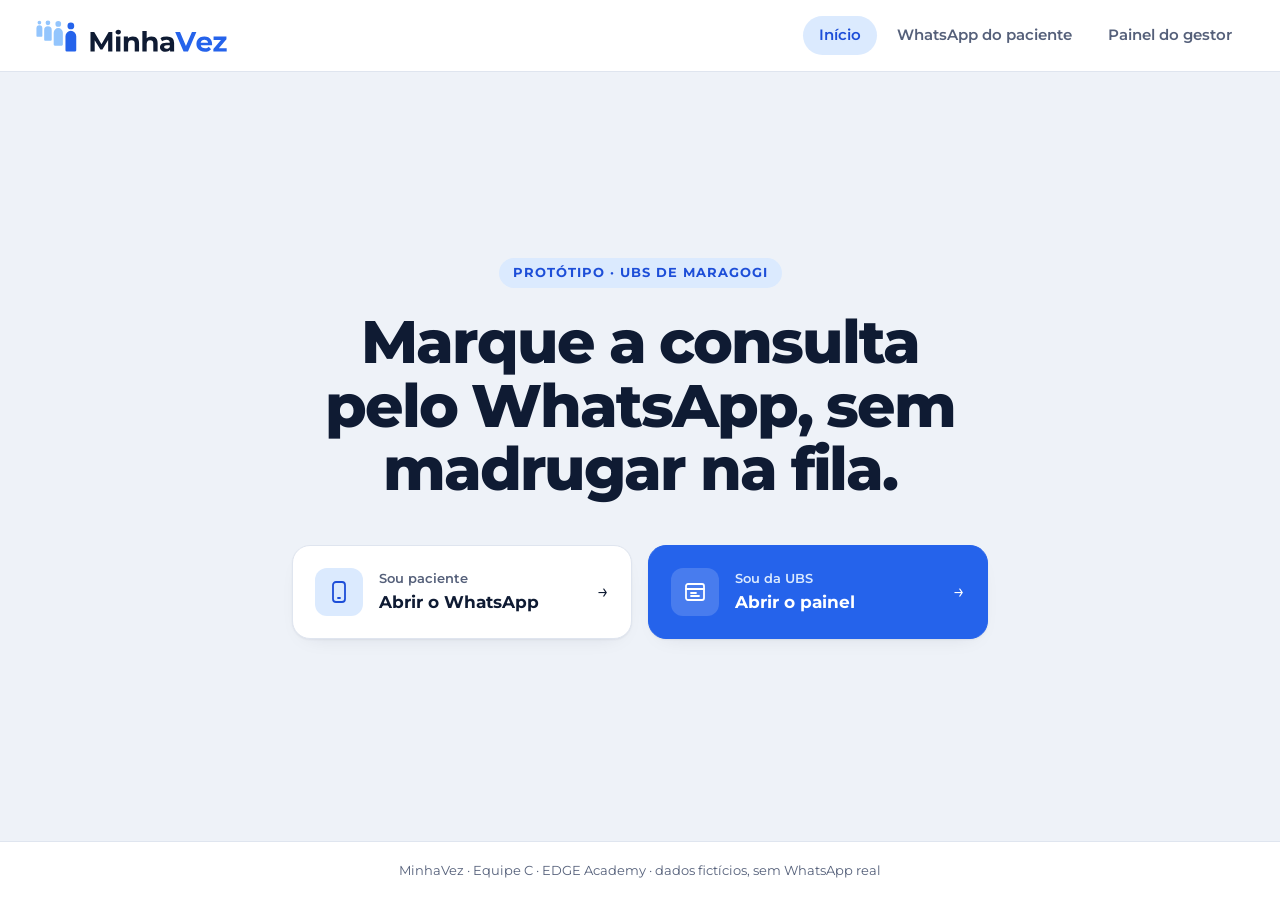
<file: index.html>
<!doctype html>
<html lang="pt-BR">
<head>
  <meta charset="utf-8">
  <meta name="viewport" content="width=device-width, initial-scale=1">
  <title>MinhaVez · Protótipo</title>
  <meta name="description" content="Protótipo do MinhaVez: marcação de consultas gerais pelo WhatsApp nas UBS de Maragogi, com painel do gestor e fila do dia. Dados fictícios.">
  <meta name="theme-color" content="#2563EB">
  <link rel="icon" href="marca/icone-azul.svg" type="image/svg+xml">
  <link rel="preconnect" href="https://fonts.googleapis.com">
  <link rel="preconnect" href="https://fonts.gstatic.com" crossorigin>
  <link rel="stylesheet" href="https://fonts.googleapis.com/css2?family=Montserrat:wght@400;500;600;700;800&display=swap">
  <link rel="stylesheet" href="styles.css?v=2">
  <link rel="stylesheet" href="minhavez.css?v=2">
</head>
<body class="mv hub" data-biz="1">
  <a class="skip" href="#conteudo">Pular para o conteúdo</a>
  <header class="mv-nav">
    <a class="mv-logo" href="#/" aria-label="MinhaVez, início"><img src="marca/minhavez-horizontal-fundo-branco.svg" alt="MinhaVez"></a>
    <nav aria-label="Telas do protótipo">
      <a href="#/" data-route="inicio">Início</a>
      <a href="#/whatsapp" data-route="whatsapp">WhatsApp do paciente</a>
      <a href="#/painel" data-route="painel">Painel do gestor</a>
    </nav>
  </header>
  <div class="demo-bar" data-view="whatsapp painel" hidden role="region" aria-label="Controles da demonstração">
    <div class="demo-in">
      <span class="demo-tag">Simulação</span>
      <span class="demo-now">Dia e hora na demonstração <b data-clock-label></b></span>
      <div class="demo-acts" role="group" aria-label="Avançar o tempo">
        <span class="demo-lbl">Avançar o tempo:</span>
        <button type="button" class="demo-btn" data-clock="1h">+1 hora</button>
        <button type="button" class="demo-btn" data-clock="18h" title="Às 18h saem os lembretes para quem tem consulta no dia seguinte">Até as 18h · lembretes</button>
        <button type="button" class="demo-btn" data-clock="dia">Dia seguinte, 7h</button>
      </div>
      <button type="button" class="demo-btn ghost" id="resetBtn">Recomeçar a demonstração</button>
    </div>
  </div>

  <main class="hub-main" data-view="inicio">
    <span class="eyebrow">Protótipo · UBS de Maragogi</span>
    <h1>Marque a consulta pelo WhatsApp, sem madrugar na fila.</h1>
    <div class="hub-choices">
      <a class="hub-choice" href="#/whatsapp">
        <span class="hub-ico" aria-hidden="true"><svg viewBox="0 0 24 24"><rect x="6" y="2" width="12" height="20" rx="3"/><path d="M11 18h2"/></svg></span>
        <span class="hub-txt"><small>Sou paciente</small><strong>Abrir o WhatsApp</strong></span>
        <span class="hub-go" aria-hidden="true">→</span>
      </a>
      <a class="hub-choice dark" href="#/painel">
        <span class="hub-ico" aria-hidden="true"><svg viewBox="0 0 24 24"><rect x="3" y="4" width="18" height="16" rx="2"/><path d="M3 9h18M8 13h5M8 16h8"/></svg></span>
        <span class="hub-txt"><small>Sou da UBS</small><strong>Abrir o painel</strong></span>
        <span class="hub-go" aria-hidden="true">→</span>
      </a>
    </div>
  </main>

  <main class="wa-stage" data-view="whatsapp" hidden>
    <aside class="wa-side">
      <section class="mv-card">
        <h2>De quem é este celular</h2>
        <p class="muted" id="chatWho"></p>
        <div class="contacts" id="contacts"></div>
      </section>
    </aside>

    <section class="wa-phone-wrap" aria-label="WhatsApp simulado">
      <div class="phone wa">
        <div class="phone-status"><span id="phoneTime"></span><span class="phone-icons" aria-hidden="true"><svg viewBox="0 0 24 24"><path d="M2 20h3v-4H2zm5 0h3v-8H7zm5 0h3V8h-3zm5 0h3V4h-3z"/></svg><svg viewBox="0 0 24 24"><rect x="2" y="7" width="18" height="10" rx="2"/><path d="M22 10v4"/><rect x="4" y="9" width="11" height="6" rx="1" class="fill"/></svg></span></div>
        <div class="wa-head">
          <span class="wa-back" aria-hidden="true"><svg viewBox="0 0 24 24"><path d="M15 5l-7 7 7 7"/></svg></span>
          <button type="button" class="wa-who" data-action="perfil" aria-label="Ver perfil comercial da MinhaVez">
            <img src="marca/icone-azul.svg" alt="" width="38" height="38">
            <span><strong>MinhaVez <svg class="verified" viewBox="0 0 24 24" aria-label="Conta verificada"><path d="M12 1.5l2.6 2 3.2-.3 1 3.1 2.8 1.6-.8 3.1 1.7 2.8-2.4 2.1-.2 3.2-3.2.4-2 2.5-3-1.2-3 1.2-2-2.5-3.2-.4-.2-3.2L.4 14l1.7-2.8-.8-3.1 2.8-1.6 1-3.1 3.2.3z"/><path class="ck" d="M7.5 12.2l3 3 6-6.2"/></svg></strong><em>UBS de Maragogi · conta comercial</em></span>
          </button>
          <span class="wa-icons" aria-hidden="true"><svg viewBox="0 0 24 24"><rect x="3" y="6" width="13" height="12" rx="2"/><path d="M16 10l5-3v10l-5-3"/></svg><svg viewBox="0 0 24 24"><path d="M5 4h4l2 5-2.5 1.5a11 11 0 0 0 5 5L15 13l5 2v4a2 2 0 0 1-2 2A16 16 0 0 1 3 6a2 2 0 0 1 2-2"/></svg><svg viewBox="0 0 24 24"><circle cx="12" cy="5" r="1.4"/><circle cx="12" cy="12" r="1.4"/><circle cx="12" cy="19" r="1.4"/></svg></span>
        </div>
        <div class="chat" id="chat" aria-live="polite" tabindex="-1"></div>
        <form class="composer" id="composer" autocomplete="off">
          <div class="wa-input"><svg viewBox="0 0 24 24" aria-hidden="true"><circle cx="12" cy="12" r="9"/><path d="M8.5 14.5a4.5 4.5 0 0 0 7 0M9 9.5h.01M15 9.5h.01"/></svg><input id="msgInput" type="text" placeholder="Mensagem" aria-label="Mensagem"><svg viewBox="0 0 24 24" aria-hidden="true"><path d="M21 11.5l-8.5 8.5a5 5 0 0 1-7-7l8.5-8.5a3.3 3.3 0 0 1 4.7 4.7L10.2 17.7a1.7 1.7 0 0 1-2.4-2.4L15.6 7.5"/></svg></div>
          <button type="submit" class="send" aria-label="Enviar"><svg viewBox="0 0 24 24"><path d="M3 20l18-8L3 4l2.5 8zM5.5 12H12"/></svg></button>
        </form>

        <div class="sheet" id="listSheet" hidden role="dialog" aria-modal="true" aria-labelledby="listTitle">
          <div class="sheet-card">
            <div class="sheet-top"><button type="button" class="sheet-x" data-action="list-close" aria-label="Fechar">✕</button><strong id="listTitle" data-list-title></strong></div>
            <div class="sheet-opts" data-list-opts></div>
            <button type="button" class="sheet-send" data-action="list-send">Enviar</button>
          </div>
        </div>

        <div class="sheet" id="bizSheet" hidden role="dialog" aria-modal="true" aria-labelledby="bizName">
          <div class="sheet-card biz-profile">
            <div class="sheet-top"><button type="button" class="sheet-x" data-action="perfil-close" aria-label="Fechar">✕</button><strong>Perfil comercial</strong></div>
            <div class="biz-scroll">
              <img src="marca/icone-azul.svg" alt="Logo MinhaVez" width="88" height="88" class="biz-logo">
              <h3 id="bizName">MinhaVez · UBS de Maragogi <svg class="verified" viewBox="0 0 24 24" aria-label="Conta verificada"><path d="M12 1.5l2.6 2 3.2-.3 1 3.1 2.8 1.6-.8 3.1 1.7 2.8-2.4 2.1-.2 3.2-3.2.4-2 2.5-3-1.2-3 1.2-2-2.5-3.2-.4-.2-3.2L.4 14l1.7-2.8-.8-3.1 2.8-1.6 1-3.1 3.2.3z"/><path class="ck" d="M7.5 12.2l3 3 6-6.2"/></svg></h3>
              <p class="biz-cat">Serviço público de saúde</p>
              <p class="biz-desc">Canal oficial de marcação de consultas gerais (enfermagem e clínico geral) das UBS de Maragogi. Você escolhe o dia e recebe uma janela de chegada de 1 hora.</p>
              <ul class="biz-info">
                <li><svg viewBox="0 0 24 24" aria-hidden="true"><circle cx="12" cy="12" r="9"/><path d="M12 7v5l3 2"/></svg><span><b>Horário da equipe</b> Seg a sex, 7h às 17h<br><span id="bizStatus"></span></span></li>
                <li><svg viewBox="0 0 24 24" aria-hidden="true"><path d="M12 21s-7-6.2-7-11.5a7 7 0 0 1 14 0C19 14.8 12 21 12 21z"/><circle cx="12" cy="9.5" r="2.5"/></svg><span><b>Onde</b> UBS Centro e UBS São Bento, Maragogi · AL</span></li>
                <li><svg viewBox="0 0 24 24" aria-hidden="true"><path d="M4 5h16v14H4z"/><path d="M4 7l8 6 8-6"/></svg><span><b>E-mail</b> contato@minhavez.example</span></li>
                <li><svg viewBox="0 0 24 24" aria-hidden="true"><rect x="5" y="10" width="14" height="10" rx="2"/><path d="M8 10V7a4 4 0 0 1 8 0v3"/></svg><span><b>Privacidade</b> As mensagens não levam dados clínicos.</span></li>
              </ul>
              <div class="biz-auto">
                <span>Mensagens automáticas desta conta</span>
                <p><b>Boas-vindas</b> Apresenta o canal e pede o CPF ou o Cartão SUS.</p>
                <p><b>Ausência</b> Fora do horário, avisa que a equipe responde depois, mas a marcação continua.</p>
                <p><b>Lembrete da véspera</b> Às 18h, com os botões Confirmo e Não vou.</p>
              </div>
            </div>
          </div>
        </div>
      </div>
    </section>

  </main>

  <main class="panel-wrap" data-view="painel" hidden>
    <section class="app" aria-label="Painel do Gestor da UBS">
      <aside class="sidebar">
        <div class="side-brand"><label class="side-ubs">Unidade<select id="ubsSelect"></select></label></div>
        <nav class="nav" id="tabs" role="tablist">
          <button type="button" role="tab" data-tab="fila"><svg viewBox="0 0 24 24"><path d="M8 6h13M8 12h13M8 18h13M3 6h.01M3 12h.01M3 18h.01"/></svg>Fila de hoje<span class="count" id="filaCount" hidden></span></button>
          <button type="button" role="tab" data-tab="agenda"><svg viewBox="0 0 24 24"><rect x="3" y="5" width="18" height="16" rx="2"/><path d="M16 3v4M8 3v4M3 10h18"/></svg>Agenda</button>
          <button type="button" role="tab" data-tab="balcao"><svg viewBox="0 0 24 24"><circle cx="12" cy="8" r="4"/><path d="M4 21c1.5-4 4.5-6 8-6s6.5 2 8 6"/></svg>Marcar no balcão</button>
          <button type="button" role="tab" data-tab="imprevistos"><svg viewBox="0 0 24 24"><path d="M12 3l9 16H3z"/><path d="M12 10v4M12 17h.01"/></svg>Imprevistos</button>
        </nav>
        <div class="side-foot">Protótipo · dados fictícios</div>
      </aside>
      <div class="app-main">
        <header class="app-header">
          <div><h1 id="panelTitle">Fila de hoje</h1><p id="panelSub"></p></div>
          <div class="app-user"><span class="avatar">GU</span><div><strong>Recepção</strong><span id="userUbs">UBS Centro</span></div></div>
        </header>
        <div class="panel-body" id="panelBody"></div>
      </div>
    </section>
  </main>

  <div class="modal" id="impModal" hidden>
    <div class="modal-back" data-action="imp-fechar" aria-hidden="true"></div>
    <div class="modal-card" role="dialog" aria-modal="true" aria-labelledby="impTitle" tabindex="-1">
      <header class="modal-head"><h2 id="impTitle">Registrar imprevisto</h2><button type="button" class="sheet-x" data-action="imp-fechar" aria-label="Fechar">✕</button></header>
      <div class="modal-body" id="impBody"></div>
    </div>
  </div>
  <details class="roteiro" id="roteiro" data-view="whatsapp painel" data-roteiro="paciente" open hidden>
    <summary><span>Roteiro da demo</span><b data-roteiro-n></b></summary>
    <ol data-roteiro-list></ol>
  </details>
  <footer class="mv-foot" data-view="inicio"><span>MinhaVez · Equipe C · EDGE Academy · dados fictícios, sem WhatsApp real</span></footer>
  <div class="toasts" id="toasts" data-view="whatsapp painel" aria-live="polite"></div>
  <script src="app.js?v=2"></script>
</body>
</html>
</file>
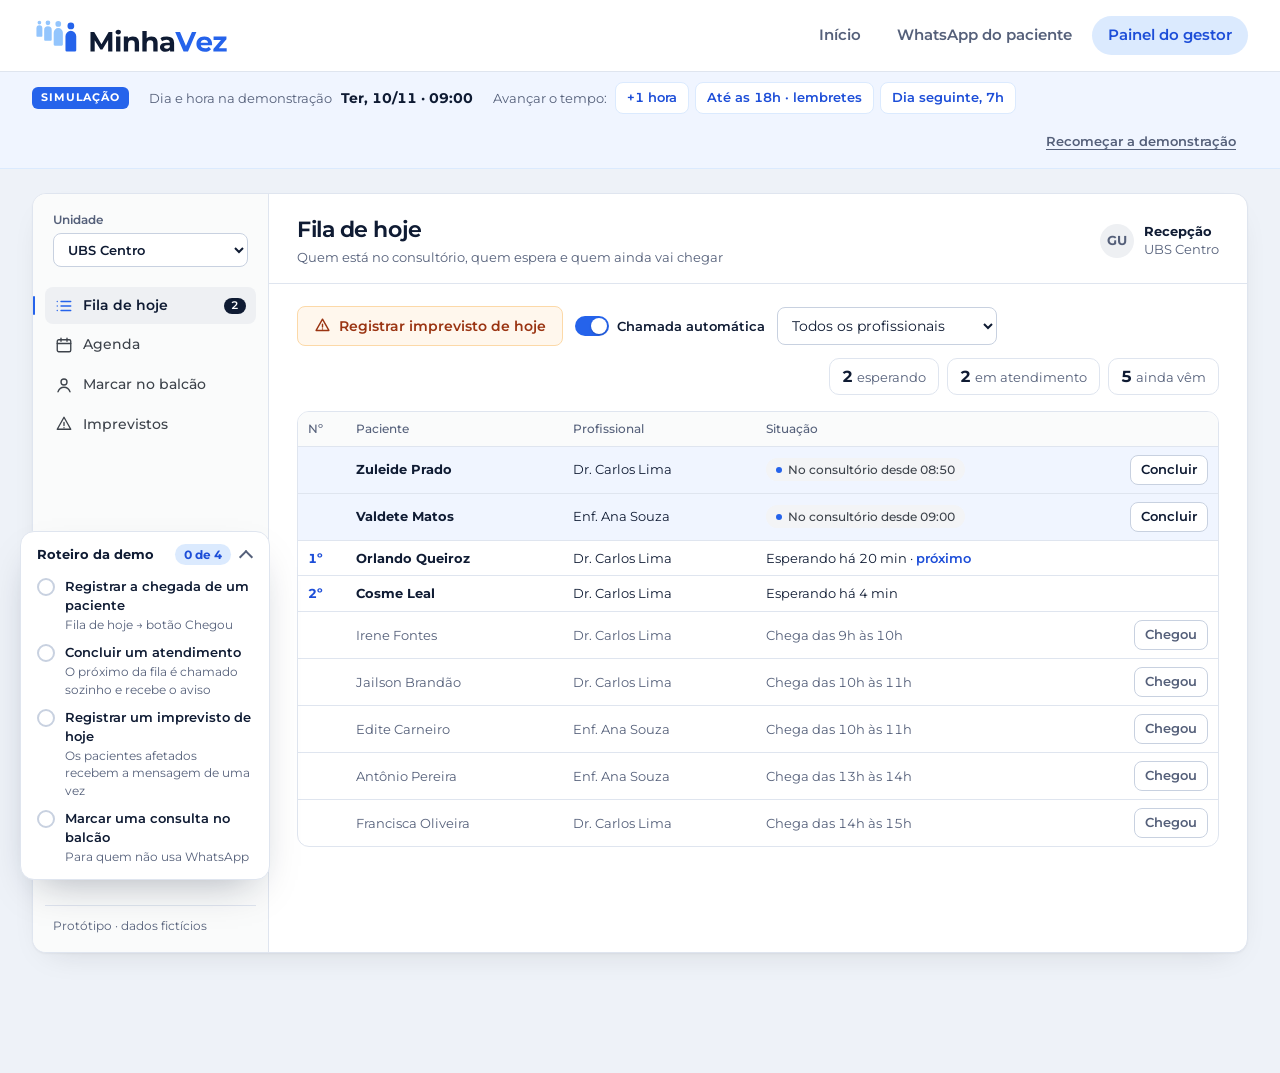
<file: painel.html>
<!doctype html>
<html lang="pt-BR">
<head>
  <meta charset="utf-8">
  <title>MinhaVez</title>
  <meta http-equiv="refresh" content="0; url=index.html#/painel">
  <script>location.replace('index.html#/painel');</script>
</head>
<body><a href="index.html#/painel">Abrir o protótipo</a></body>
</html>
</file>
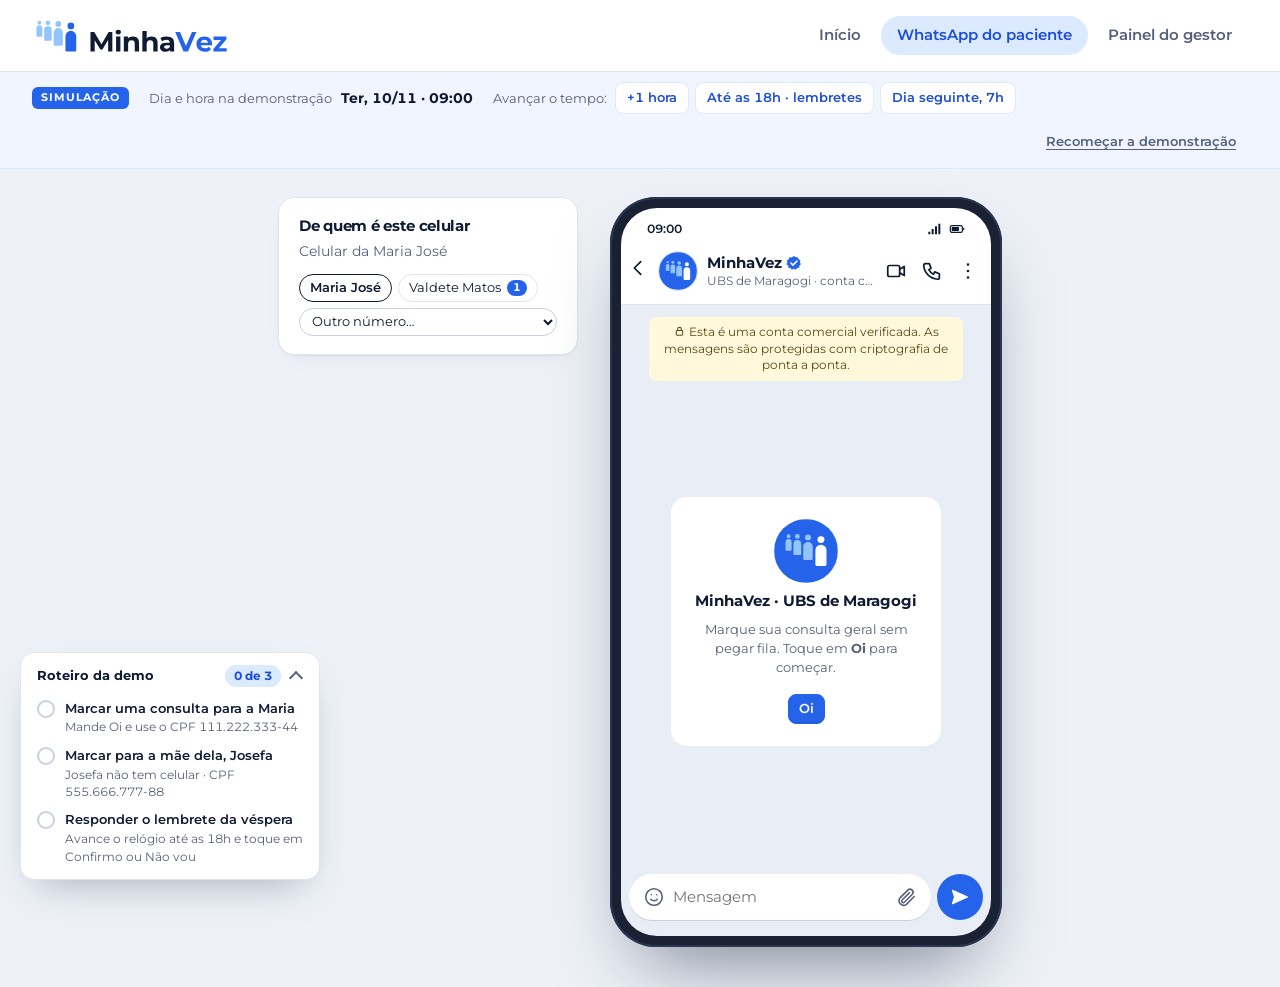
<file: whatsapp.html>
<!doctype html>
<html lang="pt-BR">
<head>
  <meta charset="utf-8">
  <title>MinhaVez</title>
  <meta http-equiv="refresh" content="0; url=index.html#/whatsapp">
  <script>location.replace('index.html#/whatsapp');</script>
</head>
<body><a href="index.html#/whatsapp">Abrir o protótipo</a></body>
</html>
</file>
<file: styles.css>
/* Protótipo · Marcação de consultas nas UBS (dados fictícios)
   Paleta: branco e cinzas frios; azul só nos destaques. */
:root {
  --bg: #f4f5f6;
  --surface: #ffffff;
  --surface-2: #f8f9fa;
  --ink: #1a1d21;
  --muted: #5f6670;
  --line: #e3e5e8;
  --line-strong: #cfd3d8;
  --brand: #2563eb;
  --brand-600: #3b82f6;
  --brand-700: #1d4ed8;
  --brand-50: #f2f6fe;
  --brand-100: #dbe6fd;
  --ease: cubic-bezier(.2, .8, .2, 1);
  --ok: #15803d;
  --ok-50: #ecfdf3;
  --warn: #b45309;
  --warn-50: #fff7ed;
  --bad: #b91c1c;
  --bad-50: #fef2f2;
  --info: #2563eb;
  --info-50: #eff6ff;
  --chat-bg: #eef2f7;
  --bubble-in: #ffffff;
  --bubble-out: #dbeafe;
  --radius: 10px;
  --shadow: 0 1px 2px rgba(26, 29, 33, .04);
  --font: "Segoe UI Variable Text", "Segoe UI", system-ui, -apple-system, Roboto, "Helvetica Neue", Arial, sans-serif;
  --font-display: "Segoe UI Variable Display", "Segoe UI", system-ui, -apple-system, Roboto, sans-serif;
}

* { box-sizing: border-box; }
html, body { margin: 0; }
body { font-family: var(--font); color: var(--ink); background: var(--bg); font-size: 14px; line-height: 1.45; -webkit-font-smoothing: antialiased; }
button, input, select { font: inherit; color: inherit; }
h1, h2, h3, h4 { font-family: var(--font-display); margin: 0; letter-spacing: -.01em; }
.muted { color: var(--muted); }

/* ---------- Barra da demonstração (não faz parte do produto) ---------- */
.topbar {
  display: flex; align-items: center; justify-content: space-between; gap: 16px; flex-wrap: wrap;
  padding: 8px 24px; background: #0f172a; color: #e2e8f0; position: sticky; top: 0; z-index: 5; font-size: 13px;
}
.brand { display: flex; align-items: center; gap: 10px; }
.brand-mark { width: 28px; height: 28px; border-radius: 8px; background: var(--brand); position: relative; flex: none; }
.brand-mark::before, .brand-mark::after { content: ""; position: absolute; background: #fff; border-radius: 2px; left: 50%; top: 50%; transform: translate(-50%, -50%); }
.brand-mark::before { width: 14px; height: 4px; }
.brand-mark::after { width: 4px; height: 14px; }
.brand-text { display: flex; flex-direction: column; }
.brand-text strong { font-size: 13.5px; color: #fff; }
.brand-text span { font-size: 11.5px; color: #94a3b8; }
.scenario { display: flex; align-items: center; gap: 12px; flex-wrap: wrap; }
.field-inline { display: flex; align-items: center; gap: 8px; color: #94a3b8; font-size: 12.5px; }
.topbar select { background: #1e293b; color: #f1f5f9; border-color: #334155; min-height: 30px; padding: 3px 8px; }
.clock { display: flex; align-items: center; gap: 6px; padding: 3px 4px 3px 12px; border: 1px solid #334155; border-radius: 999px; background: #1e293b; }
.clock-label { font-weight: 600; font-variant-numeric: tabular-nums; margin-right: 4px; white-space: nowrap; color: #fff; }
.topbar .btn { background: #1e293b; border-color: #334155; color: #e2e8f0; }
.topbar .btn:hover { background: #334155; }

select, input[type="text"], input[type="number"], input[type="date"], input[type="time"] {
  border: 1px solid var(--line); border-radius: 10px; padding: 7px 10px; background: var(--surface); min-height: 38px;
}
select:focus, input:focus { outline: 2px solid var(--brand-100); border-color: var(--brand-600); }

.btn { border: 1px solid var(--line); background: var(--surface); border-radius: 10px; padding: 8px 14px; cursor: pointer; font-weight: 600; min-height: 38px; transition: background .15s, border-color .15s; }
.btn:hover { background: var(--surface-2); }
.btn.small { padding: 4px 10px; min-height: 30px; font-size: 12.5px; border-radius: 999px; }
.btn.primary { background: var(--brand); color: #fff; border-color: var(--brand); }
.btn.primary:hover { background: var(--brand-700); }
.btn.ghost { background: transparent; }
.btn:disabled { opacity: .5; cursor: not-allowed; }

/* ---------- Layout ---------- */
.stage { display: grid; grid-template-columns: 400px minmax(0, 1fr); gap: 24px; padding: 24px; align-items: start; max-width: 1640px; margin: 0 auto; }
@media (max-width: 1100px) { .stage { grid-template-columns: 1fr; padding: 16px; } }

/* ---------- Celular ---------- */
.phone-col { display: flex; flex-direction: column; gap: 12px; align-items: center; position: sticky; top: 72px; }
.contacts { display: flex; flex-wrap: wrap; gap: 6px; justify-content: center; width: 100%; }
.contact { display: inline-flex; align-items: center; gap: 6px; border: 1px solid var(--line); background: var(--surface); border-radius: 999px; padding: 4px 10px; font-size: 12.5px; cursor: pointer; }
.contact.active { border-color: var(--brand); background: var(--brand-50); color: var(--brand-700); font-weight: 600; }
.contact .badge { background: var(--brand); color: #fff; border-radius: 999px; font-size: 11px; padding: 0 6px; font-weight: 700; }
.contacts select { font-size: 12.5px; min-height: 28px; padding: 2px 8px; border-radius: 999px; }

.phone { width: 372px; height: 740px; max-width: 100%; border-radius: 40px; background: #111827; padding: 12px; box-shadow: 0 20px 50px rgba(15, 23, 42, .22); display: flex; flex-direction: column; overflow: hidden; }
.phone > * { background: var(--chat-bg); }
.phone-status { display: flex; justify-content: space-between; padding: 8px 22px 4px; font-size: 12px; font-weight: 600; border-radius: 30px 30px 0 0; background: #fff; color: var(--ink); font-variant-numeric: tabular-nums; }
.chat-header { display: flex; align-items: center; gap: 10px; padding: 6px 14px 10px; background: #fff; color: var(--ink); border-bottom: 1px solid var(--line); }
.chat-header strong { display: block; font-size: 15px; }
.chat-header span { font-size: 11.5px; color: var(--muted); }
.chat-avatar { width: 36px; height: 36px; border-radius: 50%; background: var(--brand); flex: none; position: relative; font-size: 0; }
.chat-avatar::before, .chat-avatar::after { content: ""; position: absolute; left: 50%; top: 50%; transform: translate(-50%, -50%); background: #fff; border-radius: 2px; }
.chat-avatar::before { width: 16px; height: 5px; }
.chat-avatar::after { width: 5px; height: 16px; }
.chat { flex: 1; overflow-y: auto; padding: 14px 12px; display: flex; flex-direction: column; gap: 8px; }
.chat-empty { margin: auto; text-align: center; color: var(--muted); font-size: 13px; max-width: 240px; }
.chat-empty .btn { margin-top: 10px; }
.day-sep { align-self: center; background: #fff; color: var(--muted); font-size: 11px; padding: 2px 10px; border-radius: 8px; box-shadow: 0 1px 1px rgba(0,0,0,.05); }
.msg { max-width: 86%; display: flex; flex-direction: column; gap: 6px; }
.msg.anim { animation: pop .22s ease-out; }
.msg.in { align-self: flex-start; }
.msg.out { align-self: flex-end; align-items: flex-end; }
.bubble { padding: 8px 10px 4px; border-radius: 12px; box-shadow: 0 1px 1px rgba(0,0,0,.06); font-size: 13.5px; word-wrap: break-word; }
.msg.in .bubble { background: var(--bubble-in); border-top-left-radius: 4px; }
.msg.out .bubble { background: var(--bubble-out); border-top-right-radius: 4px; }
.msg.alert .bubble { border-left: 4px solid #f59e0b; }
.msg.reminder .bubble { border-left: 4px solid var(--brand); }
.bubble .meta { display: block; text-align: right; font-size: 10.5px; color: var(--muted); margin-top: 2px; }
.bubble .tag { display: inline-block; font-size: 10.5px; font-weight: 700; letter-spacing: .02em; text-transform: uppercase; margin-bottom: 2px; }
.msg.alert .tag { color: var(--warn); }
.msg.reminder .tag { color: var(--brand); }
.quick { display: flex; flex-direction: column; gap: 4px; width: 100%; }
.quick button { background: #fff; border: 0; border-radius: 10px; padding: 8px 10px; color: var(--brand-700); font-weight: 600; cursor: pointer; text-align: center; box-shadow: 0 1px 1px rgba(0,0,0,.06); font-size: 13px; }
.quick button:hover:not(:disabled) { background: var(--brand-50); }
.quick button:disabled { color: var(--muted); cursor: default; opacity: .65; }
.quick button.chosen { background: var(--brand-50); opacity: 1; color: var(--brand-700); }
.typing { align-self: flex-start; background: #fff; border-radius: 12px; padding: 10px 12px; display: flex; gap: 4px; }
.typing i { width: 6px; height: 6px; border-radius: 50%; background: #94a3b8; animation: blink 1s infinite; }
.typing i:nth-child(2) { animation-delay: .15s; }
.typing i:nth-child(3) { animation-delay: .3s; }
.composer { display: flex; gap: 8px; padding: 8px 10px 14px; border-radius: 0 0 30px 30px; }
.composer input { flex: 1; border-radius: 999px; border: 0; padding: 9px 14px; background: #fff; min-height: 40px; }
.send { width: 40px; height: 40px; border-radius: 50%; border: 0; background: var(--brand); color: #fff; cursor: pointer; font-size: 15px; }
.phone-caption { margin: 0; font-size: 12px; color: var(--muted); text-align: center; max-width: 372px; }
@keyframes pop { from { transform: translateY(6px) scale(.98); opacity: 0; } to { transform: none; opacity: 1; } }
@keyframes blink { 0%, 80%, 100% { opacity: .3; } 40% { opacity: 1; } }

/* ---------- Painel: estrutura de aplicativo ---------- */
.app { display: grid; grid-template-columns: 224px minmax(0, 1fr); background: var(--surface); border: 1px solid var(--line); border-radius: 18px; box-shadow: var(--shadow); min-height: 760px; overflow: hidden; }
@media (max-width: 760px) { .app { grid-template-columns: 1fr; } .sidebar { border-right: 0; border-bottom: 1px solid var(--line); } }
.sidebar { background: var(--surface-2); border-right: 1px solid var(--line); padding: 18px 12px; display: flex; flex-direction: column; gap: 4px; }
.side-brand { display: flex; align-items: center; gap: 10px; padding: 0 8px 16px; }
.side-brand strong { display: block; font-size: 14px; }
.side-brand span { display: block; font-size: 11.5px; color: var(--muted); }
.nav { display: flex; flex-direction: column; gap: 2px; }
.nav button { display: flex; align-items: center; gap: 10px; border: 0; background: none; padding: 9px 10px; border-radius: 10px; cursor: pointer; color: #334155; font-weight: 600; font-size: 13.5px; text-align: left; }
.nav button:hover { background: #eef2f7; }
.nav button[aria-selected="true"] { background: var(--brand-50); color: var(--brand-700); }
.nav button svg { width: 18px; height: 18px; flex: none; stroke: currentColor; fill: none; stroke-width: 1.8; stroke-linecap: round; stroke-linejoin: round; }
.nav .count { margin-left: auto; background: #f59e0b; color: #fff; border-radius: 999px; font-size: 11px; padding: 0 7px; }
.side-foot { margin-top: auto; font-size: 11.5px; color: var(--muted); padding: 12px 8px 0; border-top: 1px solid var(--line); }
.app-main { min-width: 0; display: flex; flex-direction: column; }
.app-header { display: flex; justify-content: space-between; align-items: center; gap: 16px; padding: 18px 28px; border-bottom: 1px solid var(--line); }
.app-header h1 { font-size: 21px; }
.app-header p { margin: 2px 0 0; font-size: 13px; color: var(--muted); }
.app-user { display: flex; align-items: center; gap: 10px; font-size: 12.5px; }
.app-user strong { display: block; font-size: 13px; }
.app-user span { color: var(--muted); }
.avatar { width: 34px; height: 34px; border-radius: 50%; background: var(--brand-100); color: var(--brand-700); display: grid; place-items: center; font-weight: 700; font-size: 12.5px; }
.panel-body { padding: 22px 28px 30px; }

/* Visão geral */
.kpis { display: grid; grid-template-columns: repeat(auto-fit, minmax(150px, 1fr)); gap: 12px; margin-bottom: 20px; }
.kpi { border: 1px solid var(--line); border-radius: var(--radius); padding: 14px 16px; background: #fff; }
.kpi span { display: block; font-size: 12.5px; color: var(--muted); }
.kpi b { display: block; font-family: var(--font-display); font-size: 30px; line-height: 1.15; font-variant-numeric: tabular-nums; margin-top: 2px; }
.kpi small { color: var(--muted); font-size: 11.5px; }
.kpi.accent b { color: var(--brand-700); }
.kpi.alert b { color: var(--warn); }
.grid-2 { display: grid; grid-template-columns: minmax(0, 1.2fr) minmax(0, 1fr); gap: 16px; }
@media (max-width: 1250px) { .grid-2 { grid-template-columns: 1fr; } }
.box { border: 1px solid var(--line); border-radius: var(--radius); background: #fff; overflow: hidden; }
.box > h3 { font-size: 14.5px; padding: 14px 16px 10px; display: flex; justify-content: space-between; align-items: center; }
.box > h3 a { font-size: 12.5px; font-weight: 600; color: var(--brand-700); text-decoration: none; }
.box-body { padding: 0 16px 14px; }
.occ { display: grid; grid-template-columns: 92px minmax(0, 1fr) 82px; gap: 10px; align-items: center; padding: 7px 0; font-size: 13px; cursor: pointer; border: 0; background: none; width: 100%; text-align: left; }
.occ:hover .bar { background: #e2e8f0; }
.bar { height: 10px; border-radius: 999px; background: #eef2f7; overflow: hidden; }
.bar i { display: block; height: 100%; border-radius: 999px; background: var(--brand); }
.occ.blocked .bar i { background: #f59e0b; }
.occ .n { color: var(--muted); font-variant-numeric: tabular-nums; text-align: right; font-size: 12.5px; }
.list { list-style: none; margin: 0; padding: 0; }
.list li { display: flex; justify-content: space-between; gap: 10px; padding: 9px 0; border-top: 1px solid var(--line); font-size: 13px; align-items: center; }
.list li:first-child { border-top: 0; }
.list li strong { display: block; }
.list li span.sub { color: var(--muted); font-size: 12px; }
.quick-actions { display: flex; gap: 10px; flex-wrap: wrap; margin-bottom: 20px; }

/* Agenda */
.agenda-head { display: flex; align-items: center; gap: 10px; flex-wrap: wrap; margin-bottom: 16px; }
.agenda-head h2 { font-size: 19px; min-width: 140px; text-align: center; text-transform: capitalize; }
.stats { display: flex; gap: 8px; margin-left: auto; flex-wrap: wrap; }
.stat { background: var(--surface-2); border: 1px solid var(--line); border-radius: 10px; padding: 6px 12px; font-size: 12.5px; color: var(--muted); }
.stat b { color: var(--ink); font-size: 16px; margin-right: 4px; font-variant-numeric: tabular-nums; }
.banner { display: flex; gap: 10px; align-items: flex-start; border-radius: 12px; padding: 10px 14px; margin-bottom: 12px; font-size: 13px; }
.banner.warn { background: var(--warn-50); color: #7c2d12; border: 1px solid #fed7aa; }
.banner.info { background: var(--info-50); color: #1e3a8a; border: 1px solid var(--brand-100); }
.banner.ok { background: var(--ok-50); color: #14532d; border: 1px solid #bbf7d0; }
.banner strong { display: block; }
.prof-grid { display: grid; grid-template-columns: repeat(auto-fit, minmax(300px, 1fr)); gap: 16px; }
.prof-card { border: 1px solid var(--line); border-radius: var(--radius); overflow: hidden; background: #fff; }
.prof-card > header { display: flex; justify-content: space-between; align-items: center; padding: 12px 14px; background: var(--surface-2); border-bottom: 1px solid var(--line); }
.prof-card > header strong { font-size: 15px; }
.prof-card > header span { font-size: 12px; color: var(--muted); }
.prof-card.blocked > header { background: var(--warn-50); }
.turno { padding: 10px 14px 12px; }
.turno + .turno { border-top: 1px dashed var(--line); }
.turno h4 { font-size: 11.5px; text-transform: uppercase; letter-spacing: .06em; color: var(--muted); margin-bottom: 6px; display: flex; justify-content: space-between; }
.turno h4 .blocked-tag { color: var(--warn); }
.janela { display: grid; grid-template-columns: 64px 1fr; gap: 8px; align-items: start; padding: 4px 0; }
.janela .hora { font-size: 12px; color: var(--muted); padding-top: 5px; font-variant-numeric: tabular-nums; }
.slots { display: flex; flex-wrap: wrap; gap: 6px; }
.chip { display: inline-flex; align-items: center; gap: 6px; border-radius: 8px; padding: 4px 8px; font-size: 12.5px; border: 1px solid var(--line); background: #fff; max-width: 100%; }
.chip .dot { width: 8px; height: 8px; border-radius: 50%; background: #94a3b8; flex: none; }
.chip .por { font-size: 10.5px; color: var(--muted); border-left: 1px solid var(--line); padding-left: 6px; }
.chip.marcada .dot { background: var(--brand); }
.chip.confirmada { border-color: #bbf7d0; background: var(--ok-50); }
.chip.confirmada .dot { background: var(--ok); }
.chip.naoconf { border-color: #fed7aa; background: var(--warn-50); }
.chip.naoconf .dot { background: #f59e0b; }
.chip.aguardando { border-style: dashed; border-color: #f59e0b; }
.chip.aguardando .dot { background: #f59e0b; }
.chip.empty { border-style: dashed; color: #94a3b8; background: transparent; }
.chip.cancelada { text-decoration: line-through; color: var(--muted); background: var(--surface-2); }
.chip.new { animation: flash 2.4s ease-out; }
@keyframes flash { 0%, 30% { box-shadow: 0 0 0 4px var(--brand-100); border-color: var(--brand-600); } 100% { box-shadow: 0 0 0 0 transparent; } }
.legend { display: flex; gap: 14px; flex-wrap: wrap; margin-top: 16px; font-size: 12px; color: var(--muted); }
.legend span { display: inline-flex; gap: 6px; align-items: center; }
.legend i { width: 8px; height: 8px; border-radius: 50%; display: inline-block; }
.cancel-list { font-size: 12px; color: var(--muted); margin-top: 6px; }

/* Passos do imprevisto */
.stepper { display: flex; gap: 8px; list-style: none; margin: 0 0 22px; padding: 0; counter-reset: s; flex-wrap: wrap; }
.stepper li { flex: 1; min-width: 160px; display: flex; align-items: center; gap: 10px; padding: 10px 12px; border-radius: 12px; background: var(--surface-2); border: 1px solid var(--line); color: var(--muted); font-weight: 600; font-size: 13px; }
.stepper li::before { counter-increment: s; content: counter(s); width: 24px; height: 24px; border-radius: 50%; display: grid; place-items: center; background: #e2e8f0; color: #475569; font-size: 12px; flex: none; }
.stepper li.current { background: var(--brand-50); border-color: var(--brand-100); color: var(--brand-700); }
.stepper li.current::before { background: var(--brand); color: #fff; }
.stepper li.done { color: var(--ink); }
.stepper li.done::before { content: "✓"; background: var(--ok); color: #fff; }
.step-title { font-size: 17px; margin-bottom: 4px; }
.step-sub { color: var(--muted); margin: 0 0 16px; font-size: 13px; }
.opt-cards { display: grid; grid-template-columns: repeat(auto-fit, minmax(190px, 1fr)); gap: 10px; margin-bottom: 18px; }
.opt { text-align: left; border: 1px solid var(--line); background: #fff; border-radius: 12px; padding: 12px 14px; cursor: pointer; position: relative; overflow: hidden; }
.opt strong { display: block; font-size: 14px; margin-bottom: 2px; }
.opt span { display: block; font-size: 12.5px; color: var(--muted); font-weight: 400; }
.opt[aria-pressed="true"] { border-color: var(--brand); box-shadow: 0 0 0 3px var(--brand-100); }
.opt[aria-pressed="true"] strong { color: var(--brand-700); }
.form-grid { display: grid; grid-template-columns: repeat(auto-fit, minmax(190px, 1fr)); gap: 12px 16px; margin-bottom: 16px; }
.field { display: flex; flex-direction: column; gap: 4px; font-size: 12.5px; color: var(--muted); font-weight: 600; }
.field input, .field select { color: var(--ink); font-weight: 400; }
.affected { display: grid; grid-template-columns: repeat(auto-fill, minmax(240px, 1fr)); gap: 8px; margin-bottom: 8px; }
.person { display: flex; justify-content: space-between; align-items: center; gap: 8px; border: 1px solid var(--line); border-radius: 10px; padding: 8px 10px; font-size: 13px; background: #fff; }
.person strong { display: block; font-size: 13px; }
.person .sub { color: var(--muted); font-size: 12px; }
.summary-row { display: flex; gap: 8px; flex-wrap: wrap; margin-bottom: 14px; }
.preview { display: grid; grid-template-columns: minmax(0, 1fr) 300px; gap: 16px; align-items: start; }
@media (max-width: 1250px) { .preview { grid-template-columns: 1fr; } }
.msg-preview { background: var(--chat-bg); border-radius: 14px; padding: 14px; }
.msg-preview .label { font-size: 11.5px; color: var(--muted); font-weight: 600; margin-bottom: 8px; display: block; }
.msg-preview .msg { max-width: 100%; }
.section-title { font-size: 14.5px; margin: 18px 0 10px; }
.card { border: 1px solid var(--line); border-radius: var(--radius); padding: 16px; background: var(--surface); }
.card + .card { margin-top: 12px; }
.actions { display: flex; gap: 10px; align-items: center; flex-wrap: wrap; margin-top: 18px; }
.actions .spacer { flex: 1; }
.linkbtn { border: 0; background: none; color: var(--brand-700); font-weight: 600; cursor: pointer; padding: 6px 0; }
.success { text-align: center; padding: 28px 12px 8px; }
.success .check { width: 64px; height: 64px; border-radius: 50%; background: var(--ok-50); color: var(--ok); display: grid; place-items: center; font-size: 30px; margin: 0 auto 12px; border: 1px solid #bbf7d0; }
.success h2 { font-size: 24px; }
.success p { color: var(--muted); margin: 6px 0 0; }

table { width: 100%; border-collapse: collapse; font-size: 13px; }
th { text-align: left; font-size: 12px; color: var(--muted); font-weight: 600; padding: 8px 10px; border-bottom: 1px solid var(--line); background: var(--surface-2); }
td { padding: 8px 10px; border-bottom: 1px solid var(--line); vertical-align: top; }
tr.conflict td { background: var(--warn-50); }
td select { min-height: 30px; padding: 3px 8px; font-size: 12.5px; }
td input[type="number"] { width: 72px; }
.pill { display: inline-block; border-radius: 999px; padding: 1px 8px; font-size: 11.5px; font-weight: 600; background: var(--surface-2); border: 1px solid var(--line); white-space: nowrap; }
.pill.ok { background: var(--ok-50); color: var(--ok); border-color: #bbf7d0; }
.pill.warn { background: var(--warn-50); color: var(--warn); border-color: #fed7aa; }
.pill.bad { background: var(--bad-50); color: var(--bad); border-color: #fecaca; }
.pill.info { background: var(--info-50); color: var(--brand-700); border-color: var(--brand-100); }
.empty-state { text-align: center; color: var(--muted); padding: 32px 12px; border: 1px dashed var(--line); border-radius: var(--radius); }
.patient-card { display: flex; justify-content: space-between; align-items: center; gap: 12px; flex-wrap: wrap; }
.patient-card strong { font-size: 16px; }

/* Toasts */
.toasts { position: fixed; right: 20px; bottom: 20px; display: flex; flex-direction: column; gap: 8px; z-index: 20; max-width: 360px; }
.toast { background: var(--ink); color: #fff; border-radius: 12px; padding: 10px 14px; font-size: 13px; box-shadow: var(--shadow); animation: pop .25s ease-out; }
.toast strong { display: block; }

/* ==========================================================================
   Refinamento visual
   Interface 90-95% neutra, um destaque (azul), um sistema de botões,
   resposta ao mouse e ao clique, texto em caixa normal.
   ========================================================================== */
body { font-size: 14.5px; font-feature-settings: "tnum" 1; }
h1, h2, h3, h4 { font-weight: 650; letter-spacing: -.015em; }

/* Botões: um primário cheio, um secundário com contorno; sobe 1px no hover, afunda no clique */
.btn { border-radius: 8px; min-height: 40px; padding: 8px 16px; font-weight: 600; border-color: var(--line-strong);
  transition: background-color 150ms var(--ease), border-color 150ms var(--ease), transform 150ms var(--ease); }
.btn.small { border-radius: 8px; }
.btn.primary { box-shadow: inset 0 -1px 0 rgba(0, 0, 0, .12); }
@media (hover: hover) and (pointer: fine) {
  .btn:hover:not(:disabled) { transform: translateY(-1px); border-color: #b8bec6; }
  .btn.primary:hover:not(:disabled) { background: var(--brand-700); }
}
.btn:active:not(:disabled) { transform: translateY(1px) scale(.985); transition-duration: 90ms; }
:where(button, a, select, input, [tabindex]):focus-visible { outline: 2px solid var(--brand); outline-offset: 2px; }
select:focus, input:focus { outline: none; border-color: var(--brand); box-shadow: 0 0 0 3px rgba(37, 99, 235, .14); }
select, input[type="text"], input[type="number"], input[type="date"] { border-radius: 8px; border-color: var(--line-strong); transition: border-color 140ms var(--ease), box-shadow 140ms var(--ease); }

/* Painel: menos sombra, menos cor; item atual com marcador de 2px */
.app { border-radius: 14px; box-shadow: 0 1px 2px rgba(26, 29, 33, .04), 0 12px 32px -18px rgba(26, 29, 33, .18); }
.sidebar { background: #fafbfb; }
.nav button { position: relative; font-weight: 500; color: #3d434b; border-radius: 8px; transition: background-color 150ms var(--ease), color 150ms var(--ease); }
.nav button:hover { background: #f0f1f3; color: var(--ink); }
.nav button[aria-selected="true"] { background: #eef0f3; color: var(--ink); font-weight: 600; }
.nav button[aria-selected="true"]::before { content: ""; position: absolute; left: -12px; top: 9px; bottom: 9px; width: 2px; border-radius: 2px; background: var(--brand); }
.nav button[aria-selected="true"] svg { color: var(--brand); }
.nav .count { background: var(--ink); }
.app-header { padding: 20px 28px 16px; }
.app-header h1 { font-size: 22px; }
.avatar { background: #eef0f3; color: var(--ink); }

/* Indicadores numa faixa única, com divisórias, em vez de uma grade de cartões iguais */
.kpis { gap: 0; border: 1px solid var(--line); border-radius: var(--radius); background: #fff; overflow: hidden; }
.kpi { border: 0; border-radius: 0; padding: 16px 18px; }
.kpi + .kpi { border-left: 1px solid var(--line); }
.kpi span { font-size: 13px; font-weight: 500; }
.kpi b { font-size: 30px; font-weight: 650; letter-spacing: -.02em; }
.kpi.accent b { color: var(--ink); }
.kpi.accent span::after { content: ""; display: inline-block; width: 6px; height: 6px; border-radius: 50%; background: var(--brand); margin-left: 6px; vertical-align: middle; }

/* Caixas e listas */
.box { border-radius: var(--radius); }
.box > h3 { font-size: 15px; font-weight: 600; padding: 16px 18px 10px; }
.box-body { padding: 0 18px 16px; }
.box > h3 a, .linkbtn { text-decoration: underline; text-decoration-color: rgba(29, 78, 216, .3); text-underline-offset: 3px; transition: text-decoration-color 150ms var(--ease); }
.box > h3 a:hover, .linkbtn:hover { text-decoration-color: currentColor; }
.occ { border-radius: 6px; padding: 8px 6px; margin: 0 -6px; width: calc(100% + 12px); transition: background-color 150ms var(--ease); }
.occ:hover { background: #f6f7f8; }
.bar { height: 8px; background: #eceef1; }
.bar i { background: #3b6fe0; }

/* Pílulas: neutras, com a cor só num ponto */
.pill { font-weight: 500; font-size: 12px; padding: 2px 9px; background: #f3f4f6; border-color: transparent; color: #3d434b; }
.pill.ok, .pill.warn, .pill.bad, .pill.info { background: #f3f4f6; border-color: transparent; color: #3d434b; }
.pill.ok::before, .pill.warn::before, .pill.bad::before, .pill.info::before { content: ""; display: inline-block; width: 6px; height: 6px; border-radius: 50%; margin-right: 6px; vertical-align: 1px; }
.pill.ok::before { background: #16a34a; }
.pill.warn::before { background: #f59e0b; }
.pill.bad::before { background: #dc2626; }
.pill.info::before { background: var(--brand); }

/* Agenda: rótulos em caixa normal, chips mais limpos */
.turno h4 { text-transform: none; letter-spacing: 0; font-size: 13px; font-weight: 600; color: var(--ink); }
.turno h4 span { font-weight: 500; color: var(--muted); }
.chip { border-radius: 6px; border-color: var(--line); }
.chip .por { border-left: 0; padding-left: 2px; }
.chip .por::before { content: "· "; }
.chip.empty { border-color: #e6e8eb; color: #a3a9b1; }
.prof-card > header { background: #fff; }
.prof-card { border-radius: var(--radius); }
.stat { background: #fff; }

/* Passos do imprevisto: linha discreta em vez de três caixas */
.stepper { gap: 0; border-bottom: 1px solid var(--line); margin-bottom: 24px; }
.stepper li { background: none; border: 0; border-radius: 0; padding: 0 0 12px; margin-right: 28px; flex: 0 0 auto; min-width: 0; position: relative; color: var(--muted); font-weight: 500; }
.stepper li::before { width: 22px; height: 22px; font-size: 12px; background: #eceef1; }
.stepper li.current { background: none; color: var(--ink); font-weight: 600; }
.stepper li.current::after { content: ""; position: absolute; left: 0; right: 0; bottom: -1px; height: 2px; background: var(--brand); }
.stepper li.done { color: var(--ink); }
.stepper li.done::before { background: var(--ink); }
.step-title { font-size: 18px; }

/* Opções clicáveis: sobem 2px no hover, borda escurece */
.opt { border-color: var(--line-strong); border-radius: var(--radius); transition: transform 180ms var(--ease), border-color 180ms var(--ease), box-shadow 180ms var(--ease); }
@media (hover: hover) and (pointer: fine) {
  .opt:hover { transform: translateY(-2px); border-color: #aeb5be; box-shadow: 0 8px 24px -12px rgba(26, 29, 33, .18); }
}
.opt[aria-pressed="true"] { border-color: var(--brand); box-shadow: inset 0 0 0 1px var(--brand); }
.opt[aria-pressed="true"] strong { color: var(--ink); }
.person { border-radius: 8px; }
.success .check { background: #f0fdf4; }

/* Tabelas */
th { background: #fafbfb; font-weight: 500; }
tbody tr { transition: background-color 120ms var(--ease); }
tbody tr:hover td { background: #fafbfb; }

/* Celular: menos tinta, mais WhatsApp de verdade */
.phone { background: #1c1f24; }
.chat-header strong { font-weight: 600; }
.quick button { border-radius: 8px; font-weight: 600; transition: background-color 150ms var(--ease), transform 90ms var(--ease); }
.quick button:active:not(:disabled) { transform: scale(.985); }
.contact { transition: border-color 150ms var(--ease), background-color 150ms var(--ease); }
.contact:hover { border-color: var(--line-strong); }
.contact.active { background: #fff; border-color: var(--ink); color: var(--ink); }
.contact .badge { background: var(--brand); }

/* Toasts */
.toast { border-radius: 10px; background: #1a1d21; box-shadow: 0 12px 32px -12px rgba(0, 0, 0, .35); }

@media (prefers-reduced-motion: reduce) {
  *, *::before, *::after { transition-duration: 0ms !important; animation-duration: 0ms !important; }
}

/* Agenda: uma coluna por profissional quando não cabem duas folgadas, para cada janela caber numa linha */
.prof-grid { grid-template-columns: repeat(auto-fit, minmax(520px, 1fr)); }
@media (max-width: 760px) { .prof-grid { grid-template-columns: 1fr; } }
</file>
<file: minhavez.css>
/* MinhaVez · camada da marca (carregada depois de styles.css)
   Paleta dos slides: fundo #EEF2F8, cartões brancos, azul #2563EB, marinho #0F1B33, azul-claro #DBEAFE, fila #93C5FD. */
:root {
  --bg: #EEF2F8;
  --surface: #FFFFFF;
  --surface-2: #F6F8FC;
  --ink: #0F1B33;
  --muted: #55607A;
  --line: #DFE5EF;
  --line-strong: #C8D1E0;
  --brand: #2563EB;
  --brand-600: #3B82F6;
  --brand-700: #1D4ED8;
  --brand-50: #F0F5FF;
  --brand-100: #DBEAFE;
  --queue: #93C5FD;
  --chat-bg: #E9EEF6;
  --bubble-in: #FFFFFF;
  --bubble-out: #DBEAFE;
  --radius: 12px;
  --shadow: 0 1px 2px rgba(15, 27, 51, .05), 0 8px 24px -16px rgba(15, 27, 51, .18);
  --font: "Montserrat", "Segoe UI", system-ui, -apple-system, Roboto, Arial, sans-serif;
  --font-display: var(--font);
}
body.mv { background: var(--bg); color: var(--ink); font-size: 14px; min-height: 100vh; display: flex; flex-direction: column; }
.mv h1, .mv h2, .mv h3, .mv h4 { letter-spacing: -.02em; }
.mv :focus-visible { outline: 2px solid var(--brand); outline-offset: 2px; }
.skip { position: absolute; left: -9999px; top: 8px; background: var(--ink); color: #fff; padding: 8px 14px; border-radius: 8px; z-index: 50; }
.skip:focus { left: 12px; }
.sr-only { position: absolute; width: 1px; height: 1px; overflow: hidden; clip: rect(0 0 0 0); white-space: nowrap; }

/* ---------- Cabeçalho das páginas ---------- */
.mv-nav { position: sticky; top: 0; z-index: 20; display: flex; align-items: center; gap: 32px; min-height: 72px; padding: 0 32px; background: #fff; border-bottom: 1px solid var(--line); }
.mv-logo img { display: block; height: 40px; width: auto; }
.mv-nav nav { display: flex; gap: 4px; margin-left: auto; }
.mv-nav nav a { text-decoration: none; color: var(--muted); font-weight: 600; font-size: 14.5px; padding: 9px 16px; border-radius: 999px; transition: background-color .15s, color .15s; }
.mv-nav nav a:hover { background: var(--surface-2); color: var(--ink); }
.mv-nav nav a[aria-current="page"] { background: var(--brand-100); color: var(--brand-700); }

/* ---------- Barra da simulação (fora do produto) ---------- */
.demo-bar { background: var(--brand-50); border-bottom: 1px solid var(--brand-100); }
.demo-in { display: flex; align-items: center; gap: 12px 20px; flex-wrap: wrap; max-width: 1640px; margin: 0 auto; padding: 10px 32px; font-size: 13px; }
.demo-tag { font-size: 11px; font-weight: 700; letter-spacing: .08em; text-transform: uppercase; color: #fff; background: var(--brand); padding: 3px 9px; border-radius: 6px; }
.demo-now { color: var(--muted); }
.demo-now b { color: var(--ink); font-size: 14px; margin-left: 6px; font-variant-numeric: tabular-nums; }
.demo-acts { display: flex; align-items: center; gap: 6px; flex-wrap: wrap; }
.demo-lbl { color: var(--muted); margin-right: 2px; }
.demo-btn { font: inherit; font-weight: 600; font-size: 12.5px; color: var(--brand-700); background: #fff; border: 1px solid var(--brand-100); border-radius: 8px; padding: 6px 11px; cursor: pointer; transition: border-color .15s, background-color .15s; }
.demo-btn:hover { border-color: var(--brand-600); }
.demo-btn:active { transform: translateY(1px); }
.demo-btn.ghost { margin-left: auto; background: transparent; border-color: transparent; color: var(--muted); text-decoration: underline; text-underline-offset: 3px; }
.demo-btn.ghost:hover { color: var(--ink); }

/* ---------- Roteiro da demonstração ---------- */
.roteiro { position: fixed; left: 20px; bottom: 20px; z-index: 30; width: 300px; background: #fff; border: 1px solid var(--line); border-radius: 14px; box-shadow: 0 18px 40px -18px rgba(15, 27, 51, .35); font-size: 13px; }
.roteiro summary { display: flex; align-items: center; gap: 10px; padding: 12px 16px; cursor: pointer; list-style: none; font-weight: 700; }
.roteiro summary::-webkit-details-marker { display: none; }
.roteiro summary::after { content: ""; width: 8px; height: 8px; border-right: 2px solid var(--muted); border-bottom: 2px solid var(--muted); transform: rotate(45deg); margin: -4px 2px 0 0; transition: transform .15s; }
.roteiro[open] summary::after { transform: rotate(-135deg); margin-top: 4px; }
.roteiro summary b { margin-left: auto; font-size: 12px; color: var(--brand-700); background: var(--brand-100); border-radius: 999px; padding: 2px 9px; }
.roteiro ol { list-style: none; margin: 0; padding: 0 16px 14px; display: flex; flex-direction: column; gap: 10px; }
.roteiro li { display: flex; gap: 10px; align-items: flex-start; }
.roteiro .ck { flex: none; width: 18px; height: 18px; border-radius: 50%; border: 2px solid var(--line-strong); margin-top: 1px; }
.roteiro li.ok .ck { border-color: var(--brand); background: var(--brand) url("data:image/svg+xml,%3Csvg xmlns='http://www.w3.org/2000/svg' viewBox='0 0 24 24' fill='none' stroke='%23fff' stroke-width='3.5' stroke-linecap='round' stroke-linejoin='round'%3E%3Cpath d='M6 12.5l4 4 8-9'/%3E%3C/svg%3E") center/12px no-repeat; }
.roteiro li > div { display: flex; flex-direction: column; gap: 1px; min-width: 0; }
.roteiro li strong, .roteiro li .linkbtn { font-weight: 600; font-size: 13px; color: var(--ink); text-align: left; padding: 0; }
.roteiro li .linkbtn { text-decoration: none; }
.roteiro li .linkbtn:hover { color: var(--brand-700); text-decoration: underline; }
.roteiro li > div > span { color: var(--muted); font-size: 12px; }
.roteiro li.ok strong, .roteiro li.ok .linkbtn { color: var(--muted); text-decoration: line-through; }

/* ---------- Página inicial ---------- */
.hub-main { flex: 1; display: flex; flex-direction: column; align-items: center; justify-content: center; text-align: center; padding: 64px 24px 80px; }
.eyebrow { font-size: 12.5px; font-weight: 700; letter-spacing: .08em; text-transform: uppercase; color: var(--brand-700); background: var(--brand-100); padding: 6px 14px; border-radius: 999px; }
.hub-main h1 { font-size: clamp(34px, 5vw, 60px); line-height: 1.06; font-weight: 800; letter-spacing: -.035em; max-width: 18ch; margin: 22px 0 44px; text-wrap: balance; }
.hub-choices { display: grid; grid-template-columns: repeat(2, minmax(0, 340px)); gap: 16px; width: 100%; justify-content: center; }
.hub-choice { display: flex; align-items: center; gap: 16px; padding: 22px 22px; border-radius: 18px; background: #fff; border: 1px solid var(--line); color: var(--ink); text-decoration: none; text-align: left; box-shadow: var(--shadow); transition: transform .18s var(--ease), box-shadow .18s var(--ease), border-color .18s; }
.hub-choice:hover { transform: translateY(-2px); border-color: var(--brand-600); box-shadow: 0 16px 32px -18px rgba(37, 99, 235, .55); }
.hub-choice.dark { background: var(--brand); border-color: var(--brand); color: #fff; }
.hub-ico { flex: none; width: 48px; height: 48px; border-radius: 12px; display: grid; place-items: center; background: var(--brand-100); }
.hub-choice.dark .hub-ico { background: rgba(255, 255, 255, .16); }
.hub-ico svg { width: 24px; height: 24px; fill: none; stroke: var(--brand-700); stroke-width: 1.8; stroke-linecap: round; stroke-linejoin: round; }
.hub-choice.dark .hub-ico svg { stroke: #fff; }
.hub-txt { display: flex; flex-direction: column; gap: 2px; flex: 1; }
.hub-txt small { font-size: 12.5px; font-weight: 600; color: var(--muted); }
.hub-choice.dark .hub-txt small { color: var(--brand-100); }
.hub-txt strong { font-size: 17px; font-weight: 700; }
.hub-go { font-size: 20px; transition: transform .18s var(--ease); }
.hub-choice:hover .hub-go { transform: translateX(3px); }
.mv-foot { padding: 20px 16px; color: var(--muted); font-size: 12.5px; text-align: center; border-top: 1px solid var(--line); background: #fff; }

/* ---------- Página do WhatsApp ---------- */
.wa-stage { flex: 1; display: grid; grid-template-columns: 300px 392px; justify-content: center; gap: 32px; width: 100%; padding: 28px 28px 40px; align-items: start; }
.wa-side { position: sticky; top: 96px; }
.mv-card { background: #fff; border: 1px solid var(--line); border-radius: 16px; padding: 18px 20px; box-shadow: var(--shadow); }
.mv-card h2 { font-size: 14.5px; font-weight: 700; margin-bottom: 4px; }
.mv-card p { margin: 0 0 12px; }
.mv-card .contacts { justify-content: flex-start; }
.wa-phone-wrap { display: flex; justify-content: center; }

.phone.wa { width: 392px; height: 780px; max-height: calc(100vh - 150px); min-height: 600px; border-radius: 46px; background: #1A2133; padding: 11px; position: relative; box-shadow: 0 40px 80px -30px rgba(15, 27, 51, .55), inset 0 0 0 2px #2b3550; }
.phone.wa > * { background: transparent; }
.phone.wa .phone-status { background: #fff; border-radius: 36px 36px 0 0; padding: 12px 26px 6px; align-items: center; }
.phone-icons { display: flex; gap: 6px; }
.phone-icons svg { width: 16px; height: 16px; fill: none; stroke: var(--ink); stroke-width: 1.8; }
.phone-icons svg:first-child, .phone-icons .fill { fill: var(--ink); stroke: none; }
.phone.wa .wa-head { display: flex; align-items: center; gap: 4px; padding: 4px 8px 10px 6px; background: #fff; border-bottom: 1px solid var(--line); }
.wa-back svg, .wa-icons svg { width: 22px; height: 22px; fill: none; stroke: var(--ink); stroke-width: 1.9; stroke-linecap: round; stroke-linejoin: round; }
.wa-icons { display: flex; gap: 14px; margin-left: auto; padding-right: 4px; }
.wa-icons svg:last-child { fill: var(--ink); stroke: none; }
.wa-who { display: flex; align-items: center; gap: 10px; border: 0; background: none; cursor: pointer; padding: 4px 6px; border-radius: 10px; text-align: left; min-width: 0; flex: 1; }
.wa-who:hover { background: var(--surface-2); }
.wa-who img { border-radius: 50%; flex: none; box-shadow: 0 0 0 1px var(--line); }
.wa-who > span { min-width: 0; display: flex; flex-direction: column; }
.wa-who strong { font-size: 15px; display: flex; align-items: center; gap: 4px; }
.wa-who em { font-style: normal; font-size: 11.5px; color: var(--muted); white-space: nowrap; overflow: hidden; text-overflow: ellipsis; }
svg.verified { width: 16px; height: 16px; flex: none; fill: var(--brand); }
svg.verified .ck { fill: none; stroke: #fff; stroke-width: 2.4; stroke-linecap: round; stroke-linejoin: round; }

/* Conversa */
.phone.wa .chat { background: var(--chat-bg); padding: 12px 14px 14px; gap: 4px; }
.sys-note { align-self: center; max-width: 92%; background: #FFF8DB; color: #5b4a17; font-size: 11.5px; line-height: 1.45; text-align: center; padding: 7px 10px; border-radius: 8px; margin-bottom: 6px; }
.sys-note svg { width: 11px; height: 11px; fill: none; stroke: currentColor; stroke-width: 2.2; vertical-align: -1px; margin-right: 4px; }
.chat-empty.biz { background: #fff; border-radius: 16px; padding: 22px 18px; max-width: 270px; display: flex; flex-direction: column; align-items: center; gap: 8px; color: var(--muted); }
.chat-empty.biz img { border-radius: 50%; }
.chat-empty.biz > strong { color: var(--ink); font-size: 14.5px; }
.phone.wa .day-sep { background: #fff; font-weight: 600; margin: 6px 0; box-shadow: none; }
.phone.wa .msg { max-width: 84%; gap: 3px; margin-top: 4px; }
.phone.wa .msg.in { margin-left: 6px; }
.phone.wa .msg.out { margin-right: 6px; }
.phone.wa .bubble { position: relative; font-size: 13.5px; line-height: 1.42; border-radius: 8px; padding: 6px 9px 4px; box-shadow: 0 1px .5px rgba(15, 27, 51, .13); border: 0; }
.phone.wa .msg.in .bubble { border-top-left-radius: 0; }
.phone.wa .msg.out .bubble { border-top-right-radius: 0; }
.phone.wa .bubble::before { content: ""; position: absolute; top: 0; width: 8px; height: 10px; }
.phone.wa .msg.in .bubble::before { left: -7px; background: var(--bubble-in); clip-path: polygon(0 0, 100% 0, 100% 100%); }
.phone.wa .msg.out .bubble::before { right: -7px; background: var(--bubble-out); clip-path: polygon(0 0, 100% 0, 0 100%); }
.phone.wa .msg.reminder .bubble, .phone.wa .msg.alert .bubble, .phone.wa .msg.queue .bubble { border-left: 0; }
.phone.wa .bubble .tag { display: block; text-transform: none; letter-spacing: 0; font-size: 12px; font-weight: 700; color: var(--brand-700); margin-bottom: 1px; }
.phone.wa .bubble .tag + br { display: none; }
.phone.wa .msg.alert .tag { color: #b45309; }
.tpl { display: block; margin-top: 6px; font-size: 11px; color: var(--muted); }
.phone.wa .bubble .meta { display: flex; justify-content: flex-end; align-items: center; gap: 3px; font-size: 10.5px; margin-top: 1px; }
svg.ticks { width: 16px; height: 11px; fill: none; stroke: var(--brand); stroke-width: 1.6; stroke-linecap: round; stroke-linejoin: round; }
.phone.wa .quick { gap: 3px; }
.phone.wa .quick button { border: 0; border-radius: 8px; color: var(--brand-700); background: #fff; padding: 9px 10px; font-size: 13.5px; font-weight: 600; box-shadow: 0 1px .5px rgba(15, 27, 51, .13); outline: none; }
.phone.wa .quick button:hover:not(:disabled) { background: var(--surface-2); }
.phone.wa .quick button:focus-visible { box-shadow: 0 0 0 2px var(--brand); }
.phone.wa .quick button.chosen { background: var(--brand-100); }
.quick.list-msg button { display: flex; align-items: center; justify-content: center; gap: 8px; }
.quick.list-msg svg { width: 16px; height: 16px; fill: none; stroke: currentColor; stroke-width: 2.2; stroke-linecap: round; }
.phone.wa .typing { margin-left: 6px; border-radius: 8px; border-top-left-radius: 0; }

/* Campo de digitação: uma pílula branca, sem contorno */
.phone.wa .composer { display: flex; gap: 6px; align-items: center; padding: 8px 8px 16px; border-radius: 0 0 36px 36px; background: var(--chat-bg); }
.wa-input { flex: 1; display: flex; align-items: center; gap: 8px; background: #fff; border-radius: 999px; padding: 0 14px; min-height: 46px; box-shadow: 0 1px .5px rgba(15, 27, 51, .13); }
.wa-input svg { width: 22px; height: 22px; flex: none; fill: none; stroke: var(--muted); stroke-width: 1.7; stroke-linecap: round; stroke-linejoin: round; }
.phone.wa .composer input, .phone.wa .composer input:focus, .phone.wa .composer input:focus-visible { flex: 1; min-width: 0; background: transparent; border: 0; border-radius: 0; padding: 0; min-height: 40px; outline: none; box-shadow: none; font-size: 15px; }
.phone.wa .send { width: 46px; height: 46px; border: 0; border-radius: 50%; display: grid; place-items: center; flex: none; background: var(--brand); transition: background-color .15s, transform .09s; }
.phone.wa .send:hover { background: var(--brand-700); }
.phone.wa .send:active { transform: scale(.94); }
.phone.wa .send svg { width: 20px; height: 20px; fill: #fff; stroke: #fff; stroke-width: 1.5; stroke-linejoin: round; }

/* Folhas que sobem de baixo (lista de opções e perfil comercial) */
.sheet { position: absolute; inset: 11px; border-radius: 36px; background: rgba(15, 27, 51, 0) !important; display: flex; align-items: flex-end; overflow: hidden; z-index: 5; transition: background-color .2s; }
.sheet[hidden] { display: none; }
.sheet.open { background: rgba(15, 27, 51, .42) !important; }
.sheet-card { width: 100%; max-height: 82%; background: #fff; border-radius: 22px 22px 0 0; display: flex; flex-direction: column; transform: translateY(100%); transition: transform .26s var(--ease); }
.sheet.open .sheet-card { transform: none; }
.sheet-top { display: flex; align-items: center; gap: 12px; padding: 16px 16px 12px; border-bottom: 1px solid var(--line); position: relative; }
.sheet-top::before { content: ""; position: absolute; top: 6px; left: 50%; width: 36px; height: 4px; border-radius: 4px; background: var(--line-strong); transform: translateX(-50%); }
.sheet-top strong { font-size: 15px; }
.sheet-x { border: 0; background: var(--surface-2); width: 32px; height: 32px; border-radius: 50%; cursor: pointer; font-size: 14px; flex: none; }
.sheet-x:hover { background: var(--brand-100); }
.sheet-opts { overflow-y: auto; padding: 6px 0; }
.lopt { display: flex; align-items: center; gap: 12px; padding: 11px 18px; cursor: pointer; border-bottom: 1px solid var(--surface-2); }
.lopt:hover { background: var(--surface-2); }
.lopt > span { flex: 1; min-width: 0; }
.lopt strong { display: block; font-size: 14px; font-weight: 600; }
.lopt small { display: block; color: var(--muted); font-size: 12px; margin-top: 1px; }
.lopt input { width: 20px; height: 20px; accent-color: var(--brand); flex: none; min-height: 0; }
.sheet-send { margin: 10px 16px 18px; border: 0; border-radius: 999px; background: var(--brand); color: #fff; font-weight: 700; min-height: 46px; cursor: pointer; font-size: 15px; }
.sheet-send:hover { background: var(--brand-700); }
.sheet-send:disabled { opacity: .45; cursor: default; }
.biz-profile { max-height: 90%; }
.biz-scroll { overflow-y: auto; padding: 18px 20px 22px; text-align: center; }
.biz-logo { border-radius: 50%; box-shadow: 0 0 0 1px var(--line); }
.biz-scroll h3 { display: flex; justify-content: center; align-items: center; gap: 6px; font-size: 17px; margin: 12px 0 2px; }
.biz-cat { color: var(--muted); font-size: 12.5px; margin: 0 0 10px; }
.biz-desc { font-size: 13.5px; line-height: 1.5; margin: 0 0 14px; }
.biz-info { list-style: none; margin: 0 0 14px; padding: 0; text-align: left; border-top: 1px solid var(--line); }
.biz-info li { display: flex; gap: 12px; padding: 11px 0; border-bottom: 1px solid var(--line); font-size: 13px; line-height: 1.45; }
.biz-info svg { width: 20px; height: 20px; flex: none; fill: none; stroke: var(--brand); stroke-width: 1.8; stroke-linecap: round; stroke-linejoin: round; margin-top: 1px; }
.biz-info b { display: block; font-size: 12px; color: var(--muted); font-weight: 600; }
.biz-open { color: #15803d; font-weight: 700; }
.biz-closed { color: #b91c1c; font-weight: 700; }
.biz-auto { text-align: left; background: var(--brand-50); border-radius: 12px; padding: 12px 14px; }
.biz-auto > span { display: block; font-size: 11.5px; font-weight: 700; color: var(--brand-700); text-transform: uppercase; letter-spacing: .06em; margin-bottom: 6px; }
.biz-auto p { margin: 6px 0 0; font-size: 12.5px; line-height: 1.45; color: var(--muted); }
.biz-auto b { color: var(--ink); }

/* ---------- Painel do gestor: visual original do styles.css ---------- */
.panel-wrap { flex: 1; width: 100%; max-width: 1640px; margin: 0 auto; padding: 24px 32px 120px; }
.side-brand { flex-direction: column; align-items: stretch; gap: 14px; }
.side-brand img { display: block; height: 32px; width: auto; align-self: flex-start; }
.side-ubs { display: flex; flex-direction: column; gap: 4px; font-size: 11.5px; font-weight: 600; color: var(--muted); }
.side-ubs select { min-height: 34px; font-size: 13px; font-weight: 600; color: var(--ink); }
.fila-head select { min-width: 220px; }
.fila-tab td { vertical-align: middle; }
.fila-tab .num { font-weight: 700; color: var(--brand-700); width: 48px; }
.fila-tab .acao { text-align: right; width: 1%; white-space: nowrap; }
.fila-tab tr.em-atend td { background: var(--brand-50); }
.fila-tab tr.a-chegar td { color: var(--muted); }
.fila-tab tbody tr:last-child td { border-bottom: 0; }
.box:has(> .fila-tab) { overflow-x: auto; }
.mv .toast { background: var(--ink); }

/* ---------- Telas menores ---------- */
@media (max-width: 860px) {
  .wa-stage { grid-template-columns: minmax(0, 1fr); padding: 16px; }
  .wa-side { position: static; }
  .wa-phone-wrap { order: -1; }
  .demo-btn.ghost { margin-left: 0; }
  .roteiro { left: 16px; right: 16px; width: auto; bottom: 12px; }
}
@media (max-width: 640px) {
  .mv-nav { gap: 12px; padding: 10px 16px; flex-wrap: wrap; min-height: 0; }
  .mv-logo img { height: 34px; }
  .mv-nav nav { order: 3; width: 100%; margin-left: 0; overflow-x: auto; scrollbar-width: none; }
  .mv-nav nav::-webkit-scrollbar { display: none; }
  .mv-nav nav a { white-space: nowrap; padding: 8px 12px; font-size: 13.5px; }
  .demo-in { padding: 10px 16px; gap: 8px 12px; }
  .demo-lbl { display: none; }
  .hub-main { padding: 40px 16px 56px; }
  .hub-main h1 { margin-bottom: 32px; }
  .hub-choices { grid-template-columns: minmax(0, 1fr); }
  .phone.wa { width: 100%; max-width: 392px; height: 720px; min-height: 560px; }
  .panel-wrap { padding: 16px 16px 120px; }
}
@media (prefers-reduced-motion: reduce) {
  .sheet-card { transition: none; }
}

.panel-page .app { grid-template-columns: 236px minmax(0, 1fr); }
.roteiro summary b { white-space: nowrap; }
@media (max-width: 760px) { .panel-page .app { grid-template-columns: 1fr; } }

/* Seletor de outro número: não passa da largura do cartão */
.mv-card .contacts select { flex: 1 1 100%; width: 100%; min-width: 0; max-width: 100%; text-overflow: ellipsis; }

/* Fila: botão de imprevisto e chamada automática */
.fila-head { gap: 12px; }
.imp-btn { display: inline-flex; align-items: center; gap: 8px; border-color: #FCD9A8; background: #FFF7ED; color: #9A3412; }
.imp-btn:hover { background: #FFEDD5; border-color: #F59E0B; }
.imp-btn svg { width: 17px; height: 17px; fill: none; stroke: currentColor; stroke-width: 2; stroke-linecap: round; stroke-linejoin: round; }
.switch { display: inline-flex; align-items: center; gap: 8px; font-size: 13px; font-weight: 600; cursor: pointer; user-select: none; }
.switch input { position: absolute; opacity: 0; width: 1px; height: 1px; }
.switch .sw { width: 34px; height: 20px; border-radius: 999px; background: var(--line-strong); position: relative; transition: background-color .15s; flex: none; }
.switch .sw::after { content: ""; position: absolute; top: 2px; left: 2px; width: 16px; height: 16px; border-radius: 50%; background: #fff; box-shadow: 0 1px 2px rgba(0, 0, 0, .2); transition: transform .15s var(--ease); }
.switch input:checked + .sw { background: var(--brand); }
.switch input:checked + .sw::after { transform: translateX(14px); }
.switch input:focus-visible + .sw { outline: 2px solid var(--brand); outline-offset: 2px; }
.fila-tab .prox { font-weight: 600; color: var(--brand-700); }

/* Janela do imprevisto */
.modal { position: fixed; inset: 0; z-index: 60; display: flex; align-items: flex-start; justify-content: center; padding: 48px 16px; overflow-y: auto; }
.modal[hidden] { display: none; }
.modal-back { position: fixed; inset: 0; background: rgba(15, 27, 51, .45); }
.modal-card { position: relative; width: min(860px, 100%); background: #fff; border-radius: 16px; box-shadow: 0 30px 60px -20px rgba(15, 27, 51, .5); outline: none; }
.modal-head { display: flex; align-items: center; justify-content: space-between; padding: 18px 24px; border-bottom: 1px solid var(--line); }
.modal-head h2 { font-size: 18px; font-weight: 700; }
.modal-body { padding: 20px 24px 24px; }
.panel-page .roteiro { width: 250px; }
@media (max-width: 860px) { .panel-page .roteiro { width: auto; } }

/* Uma página só: as telas que não estão abertas ficam escondidas */
[data-view][hidden] { display: none !important; }
</file>
